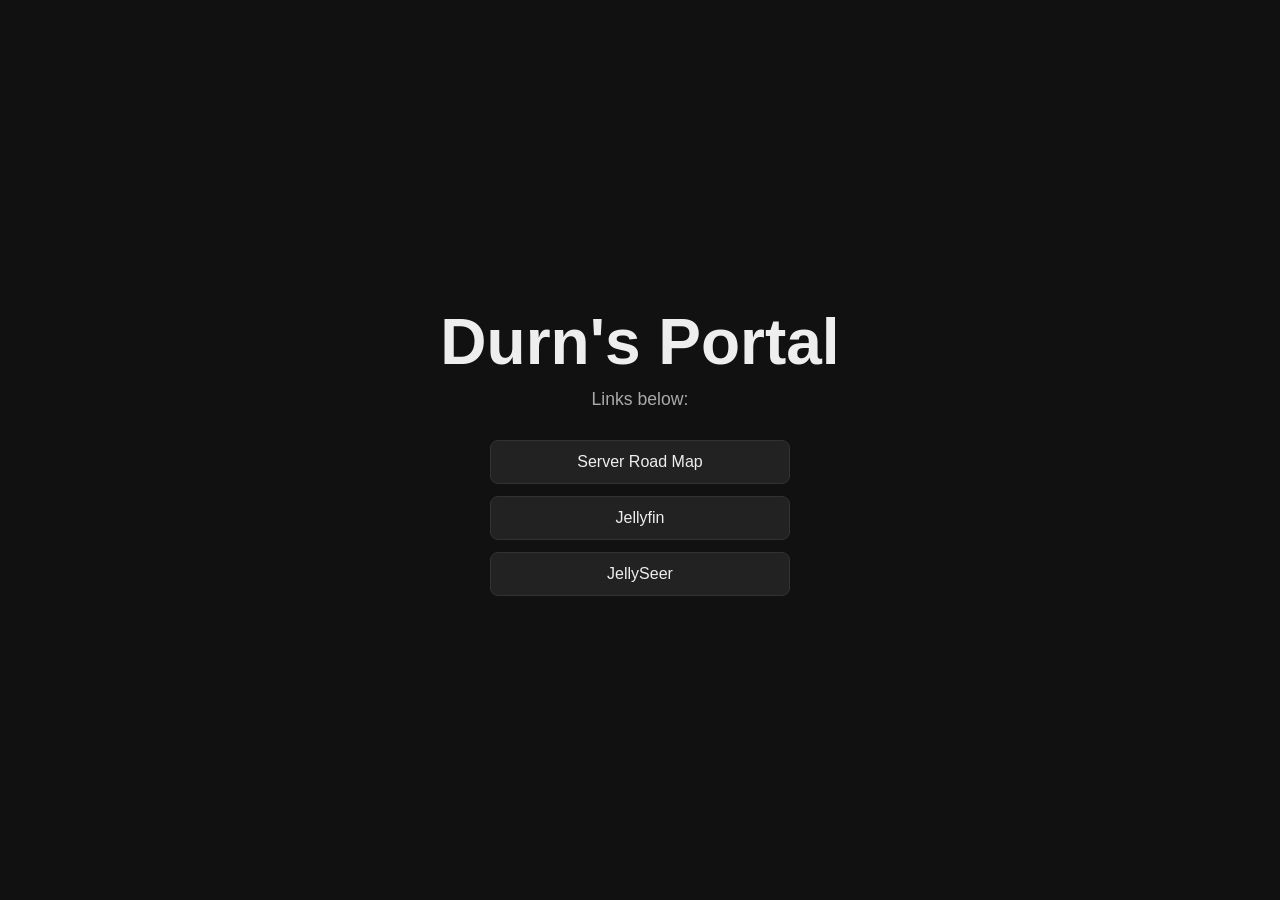
<file: index.html>
<!DOCTYPE html>
<html lang="en">
<head>
  <meta charset="UTF-8">
  <meta name="viewport" content="width=device-width, initial-scale=1.0">
  <title>Durn</title>
  <link rel="stylesheet" href="style.css">
</head>
<body>
  <h1>Durn's Portal</h1>
  <p>Links below:</p>

  <div class="links">
    <a href="roadmap.html">Server Road Map</a>
    <a href="https://jellyfin.codexdurn.com">Jellyfin</a>
    <a href="http://jellyseerr.codexdurn.com/">JellySeer</a>
  </div>
</body>
</html>
</file>
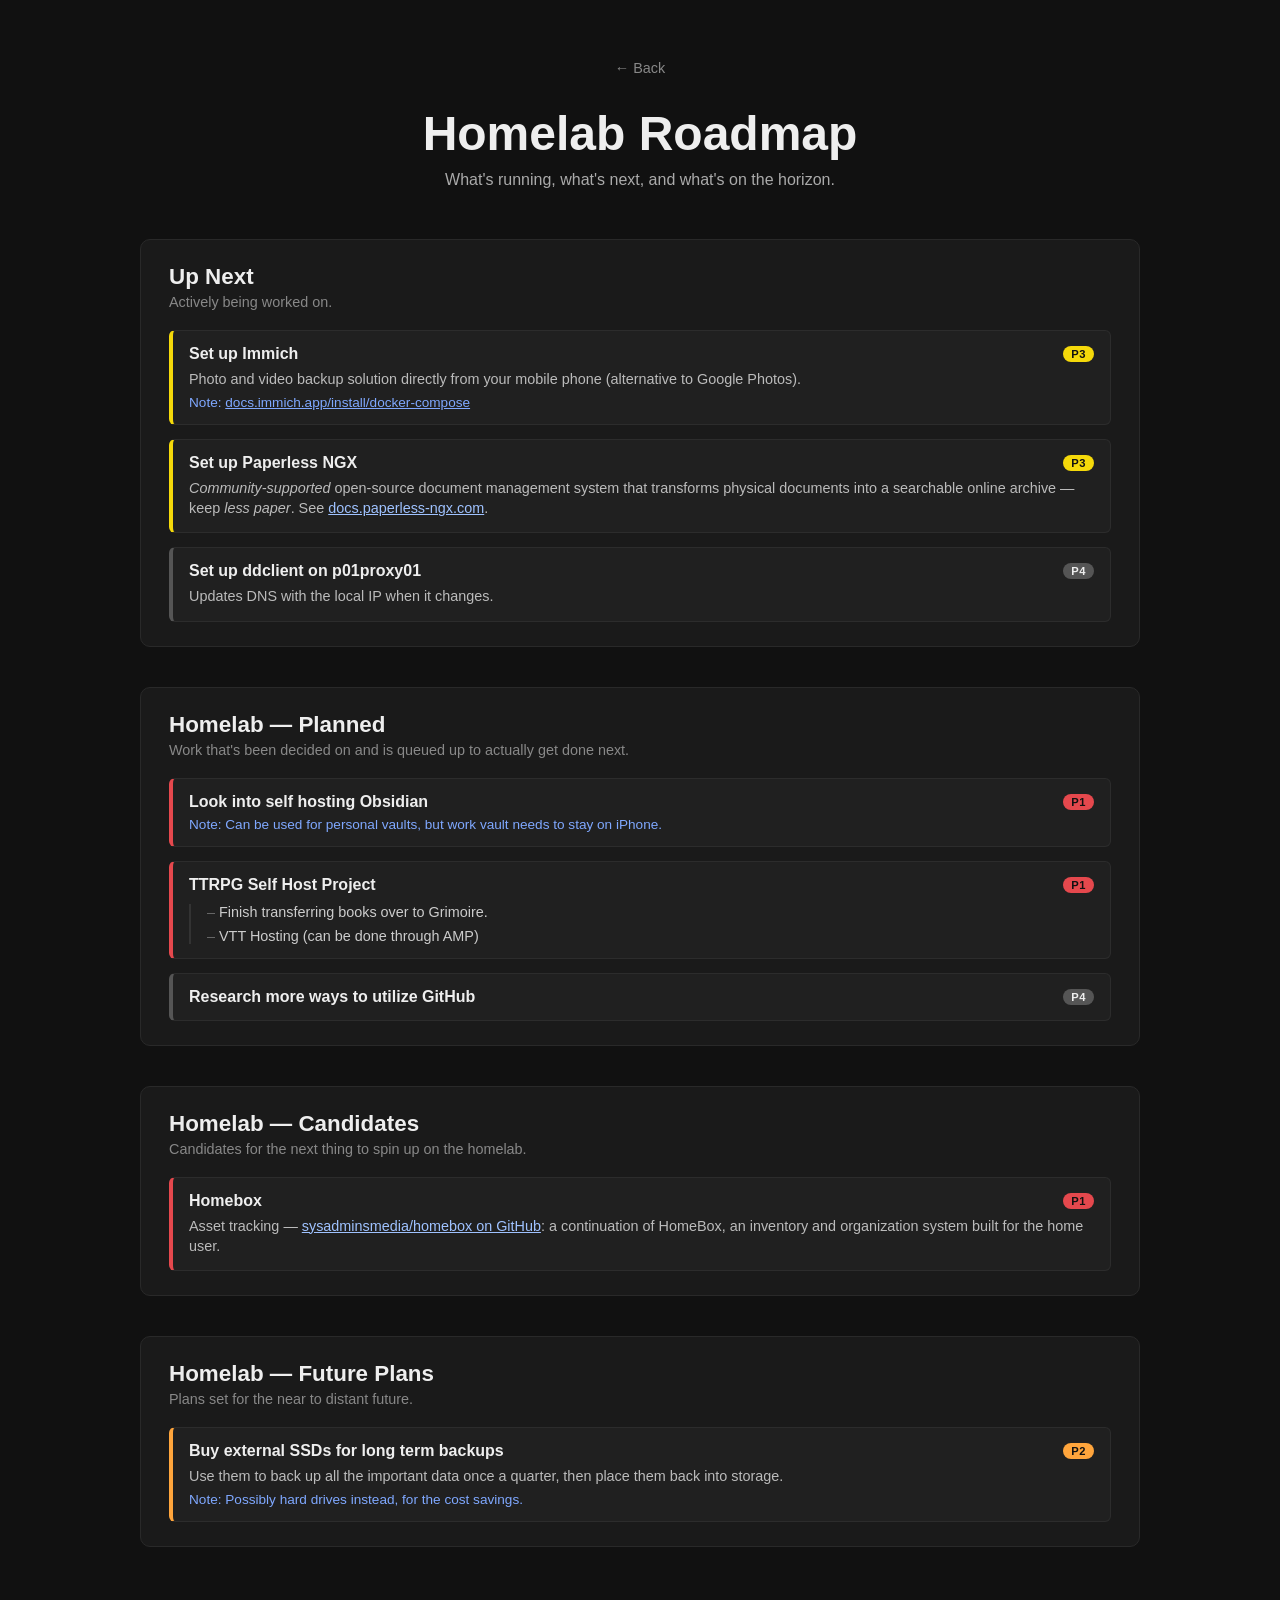
<file: roadmap.html>
<!DOCTYPE html>
<html lang="en">
<head>
<meta charset="UTF-8">
<meta name="viewport" content="width=device-width, initial-scale=1.0">
<title>Homelab Roadmap</title>
<style>
  * { box-sizing: border-box; margin: 0; padding: 0; }

  body {
    background-color: #111;
    color: #eee;
    font-family: 'Segoe UI', sans-serif;
    padding: 60px 20px 100px;
    display: flex;
    flex-direction: column;
    align-items: center;
  }

  h1 {
    font-size: 3rem;
    margin-bottom: 10px;
    text-align: center;
  }

  .subtitle {
    color: #aaa;
    margin-bottom: 50px;
    text-align: center;
  }

  .back-link {
    color: #888;
    text-decoration: none;
    font-size: 0.9rem;
    margin-bottom: 30px;
  }
  .back-link:hover { color: #eee; }

  .board {
    width: 100%;
    max-width: 1000px;
    display: flex;
    flex-direction: column;
    gap: 40px;
  }

  .section {
    background-color: #1a1a1a;
    border: 1px solid #292929;
    border-radius: 10px;
    padding: 24px 28px;
  }

  .section h2 {
    font-size: 1.4rem;
    margin-bottom: 4px;
  }

  .section .section-desc {
    color: #888;
    font-size: 0.9rem;
    margin-bottom: 20px;
  }

  ul.task-list {
    list-style: none;
    display: flex;
    flex-direction: column;
    gap: 14px;
  }

  li.task {
    background-color: #202020;
    border: 1px solid #2c2c2c;
    border-left: 4px solid #444;
    border-radius: 6px;
    padding: 14px 16px;
  }

  li.task.p1 { border-left-color: #e5484d; }
  li.task.p2 { border-left-color: #ffa53c; }
  li.task.p3 { border-left-color: #f5d90a; }
  li.task.p4 { border-left-color: #555; }

  .task-top {
    display: flex;
    align-items: center;
    justify-content: space-between;
    gap: 10px;
  }

  .task-title {
    font-weight: 600;
    font-size: 1rem;
  }

  .badge {
    font-size: 0.7rem;
    text-transform: uppercase;
    letter-spacing: 0.05em;
    padding: 2px 8px;
    border-radius: 20px;
    white-space: nowrap;
    color: #111;
    font-weight: 700;
  }

  .badge.p1 { background-color: #e5484d; }
  .badge.p2 { background-color: #ffa53c; }
  .badge.p3 { background-color: #f5d90a; }
  .badge.p4 { background-color: #555; color: #eee; }

  .task-desc {
    color: #bbb;
    font-size: 0.9rem;
    margin-top: 6px;
    line-height: 1.4;
  }

  .task-note {
    color: #7fa8ff;
    font-size: 0.85rem;
    margin-top: 6px;
  }

  .task-note a { color: #7fa8ff; }

  .task-desc a { color: #9fc2ff; }

  ul.subtasks {
    list-style: none;
    margin-top: 10px;
    padding-left: 16px;
    border-left: 2px solid #333;
    display: flex;
    flex-direction: column;
    gap: 8px;
  }

  ul.subtasks li {
    font-size: 0.9rem;
    color: #ccc;
  }

  ul.subtasks li::before {
    content: "– ";
    color: #666;
  }
</style>
</head>
<body>

  <a class="back-link" href="index.html">&larr; Back</a>
  <h1>Homelab Roadmap</h1>
  <p class="subtitle">What's running, what's next, and what's on the horizon.</p>

  <div class="board">

    <div class="section">
      <h2>Up Next</h2>
      <p class="section-desc">Actively being worked on.</p>
      <ul class="task-list">

        <li class="task p3">
          <div class="task-top">
            <span class="task-title">Set up Immich</span>
            <span class="badge p3">P3</span>
          </div>
          <div class="task-desc">Photo and video backup solution directly from your mobile phone (alternative to Google Photos).</div>
          <div class="task-note">Note: <a href="https://docs.immich.app/install/docker-compose/" target="_blank">docs.immich.app/install/docker-compose</a></div>
        </li>

        <li class="task p3">
          <div class="task-top">
            <span class="task-title">Set up Paperless NGX</span>
            <span class="badge p3">P3</span>
          </div>
          <div class="task-desc"><em>Community-supported</em> open-source document management system that transforms physical documents into a searchable online archive — keep <em>less paper</em>. See <a href="https://docs.paperless-ngx.com/" target="_blank">docs.paperless-ngx.com</a>.</div>
        </li>

        <li class="task p4">
          <div class="task-top">
            <span class="task-title">Set up ddclient on p01proxy01</span>
            <span class="badge p4">P4</span>
          </div>
          <div class="task-desc">Updates DNS with the local IP when it changes.</div>
        </li>

      </ul>
    </div>

    <div class="section">
      <h2>Homelab &mdash; Planned</h2>
      <p class="section-desc">Work that's been decided on and is queued up to actually get done next.</p>
      <ul class="task-list">

        <li class="task p1">
          <div class="task-top">
            <span class="task-title">Look into self hosting Obsidian</span>
            <span class="badge p1">P1</span>
          </div>
          <div class="task-note">Note: Can be used for personal vaults, but work vault needs to stay on iPhone.</div>
        </li>

        <li class="task p1">
          <div class="task-top">
            <span class="task-title">TTRPG Self Host Project</span>
            <span class="badge p1">P1</span>
          </div>
          <ul class="subtasks">
            <li>Finish transferring books over to Grimoire.</li>
            <li>VTT Hosting (can be done through AMP)</li>
          </ul>
        </li>

        <li class="task p4">
          <div class="task-top">
            <span class="task-title">Research more ways to utilize GitHub</span>
            <span class="badge p4">P4</span>
          </div>
        </li>

      </ul>
    </div>

    <div class="section">
      <h2>Homelab &mdash; Candidates</h2>
      <p class="section-desc">Candidates for the next thing to spin up on the homelab.</p>
      <ul class="task-list">

        <li class="task p1">
          <div class="task-top">
            <span class="task-title">Homebox</span>
            <span class="badge p1">P1</span>
          </div>
          <div class="task-desc">Asset tracking &mdash; <a href="https://github.com/sysadminsmedia/homebox" target="_blank">sysadminsmedia/homebox on GitHub</a>: a continuation of HomeBox, an inventory and organization system built for the home user.</div>
        </li>

      </ul>
    </div>

    <div class="section">
      <h2>Homelab &mdash; Future Plans</h2>
      <p class="section-desc">Plans set for the near to distant future.</p>
      <ul class="task-list">

        <li class="task p2">
          <div class="task-top">
            <span class="task-title">Buy external SSDs for long term backups</span>
            <span class="badge p2">P2</span>
          </div>
          <div class="task-desc">Use them to back up all the important data once a quarter, then place them back into storage.</div>
          <div class="task-note">Note: Possibly hard drives instead, for the cost savings.</div>
        </li>

      </ul>
    </div>

  </div>

</body>
</html>
</file>
<file: style.css>
* {
  box-sizing: border-box;
  margin: 0;
  padding: 0;
}

body {
  min-height: 100vh;
  display: flex;
  flex-direction: column;
  align-items: center;
  justify-content: center;
  background-color: #111;
  color: #eee;
  font-family: 'Segoe UI', sans-serif;
  text-align: center;
  padding: 40px 20px;
}

h1 {
  font-size: 4rem;
  margin-bottom: 10px;
}

p {
  font-size: 1.1rem;
  margin-bottom: 30px;
  color: #aaa;
}

.links {
  display: flex;
  flex-direction: column;
  gap: 12px;
  width: 100%;
  max-width: 300px;
}

.links a {
  display: block;
  padding: 12px 20px;
  background-color: #222;
  color: #eee;
  text-decoration: none;
  border-radius: 8px;
  border: 1px solid #333;
  font-size: 1rem;
  transition: background-color 0.2s ease, transform 0.1s ease;
}

.links a:hover {
  background-color: #333;
  transform: translateY(-2px);
}
</file>
